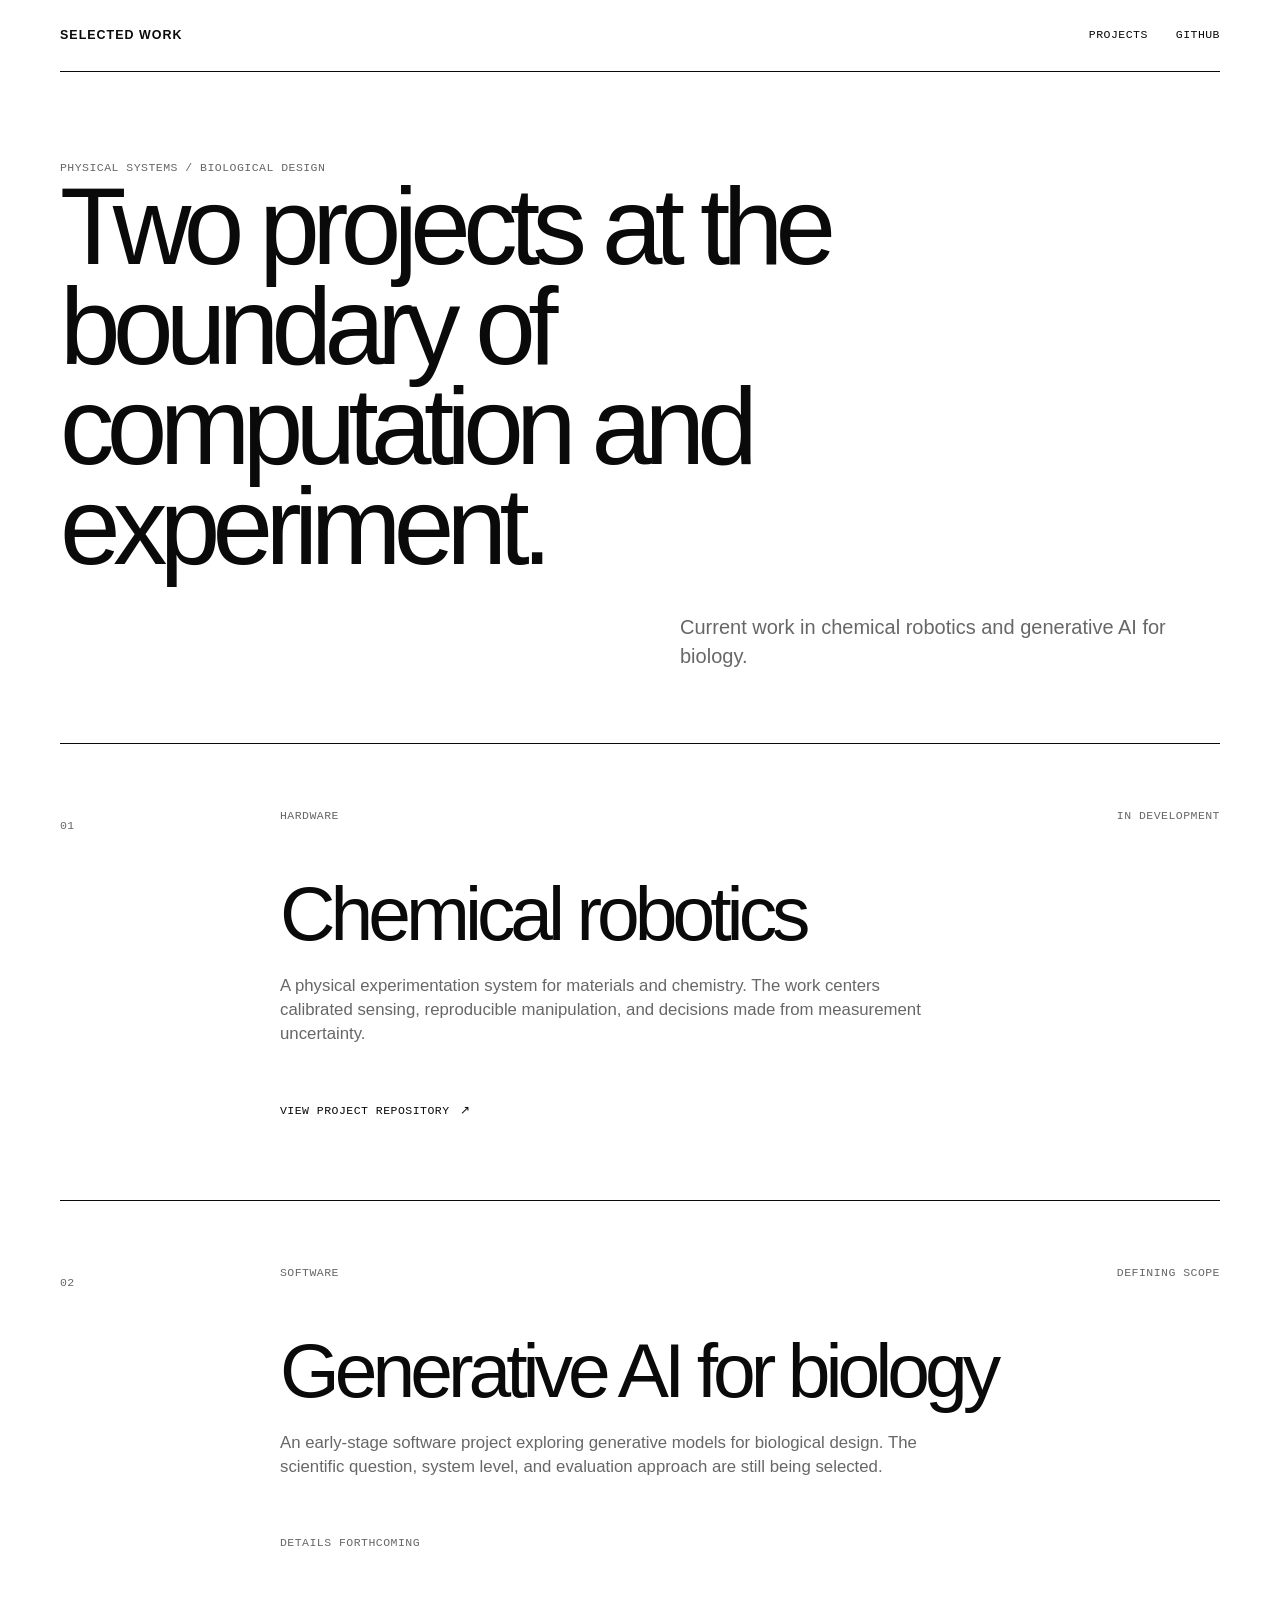
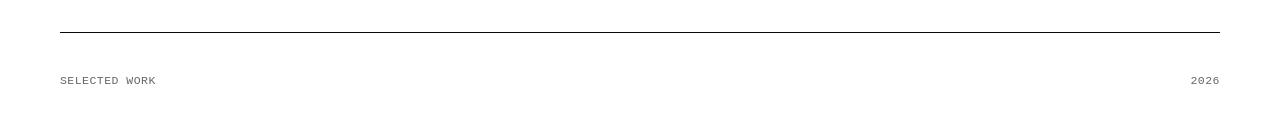
<file: index.html>
<!doctype html>
<html lang="en">
  <head>
    <meta charset="utf-8" />
    <meta name="viewport" content="width=device-width, initial-scale=1" />
    <meta name="description" content="Selected work in chemical robotics and generative AI for biology." />
    <meta name="theme-color" content="#ffffff" />
    <title>Selected Work — Chemical Robotics &amp; Generative Biology</title>
    <link rel="stylesheet" href="styles.css" />
  </head>
  <body>
    <header class="site-header">
      <a class="wordmark" href="#top">Selected Work</a>
      <nav aria-label="Primary navigation">
        <a href="#projects">Projects</a>
        <a href="https://github.com/willsuan">GitHub</a>
      </nav>
    </header>

    <main id="top">
      <section class="hero" aria-labelledby="hero-title">
        <p class="kicker">Physical systems / biological design</p>
        <h1 id="hero-title">Two projects at the boundary of computation and experiment.</h1>
        <p class="intro">Current work in chemical robotics and generative AI for biology.</p>
      </section>

      <section class="projects" id="projects" aria-label="Selected projects">
        <article class="project">
          <div class="project-number">01</div>
          <div class="project-body">
            <div class="project-meta">
              <span>Hardware</span>
              <span>In development</span>
            </div>
            <h2>Chemical robotics</h2>
            <p>A physical experimentation system for materials and chemistry. The work centers calibrated sensing, reproducible manipulation, and decisions made from measurement uncertainty.</p>
            <a class="project-link" href="https://github.com/willsuan/physical-ai-lab">View project repository <span aria-hidden="true">↗</span></a>
          </div>
        </article>

        <article class="project">
          <div class="project-number">02</div>
          <div class="project-body">
            <div class="project-meta">
              <span>Software</span>
              <span>Defining scope</span>
            </div>
            <h2>Generative AI for biology</h2>
            <p>An early-stage software project exploring generative models for biological design. The scientific question, system level, and evaluation approach are still being selected.</p>
            <span class="project-link project-link-muted">Details forthcoming</span>
          </div>
        </article>
      </section>
    </main>

    <footer>
      <span>Selected Work</span>
      <span>2026</span>
    </footer>
  </body>
</html>
</file>
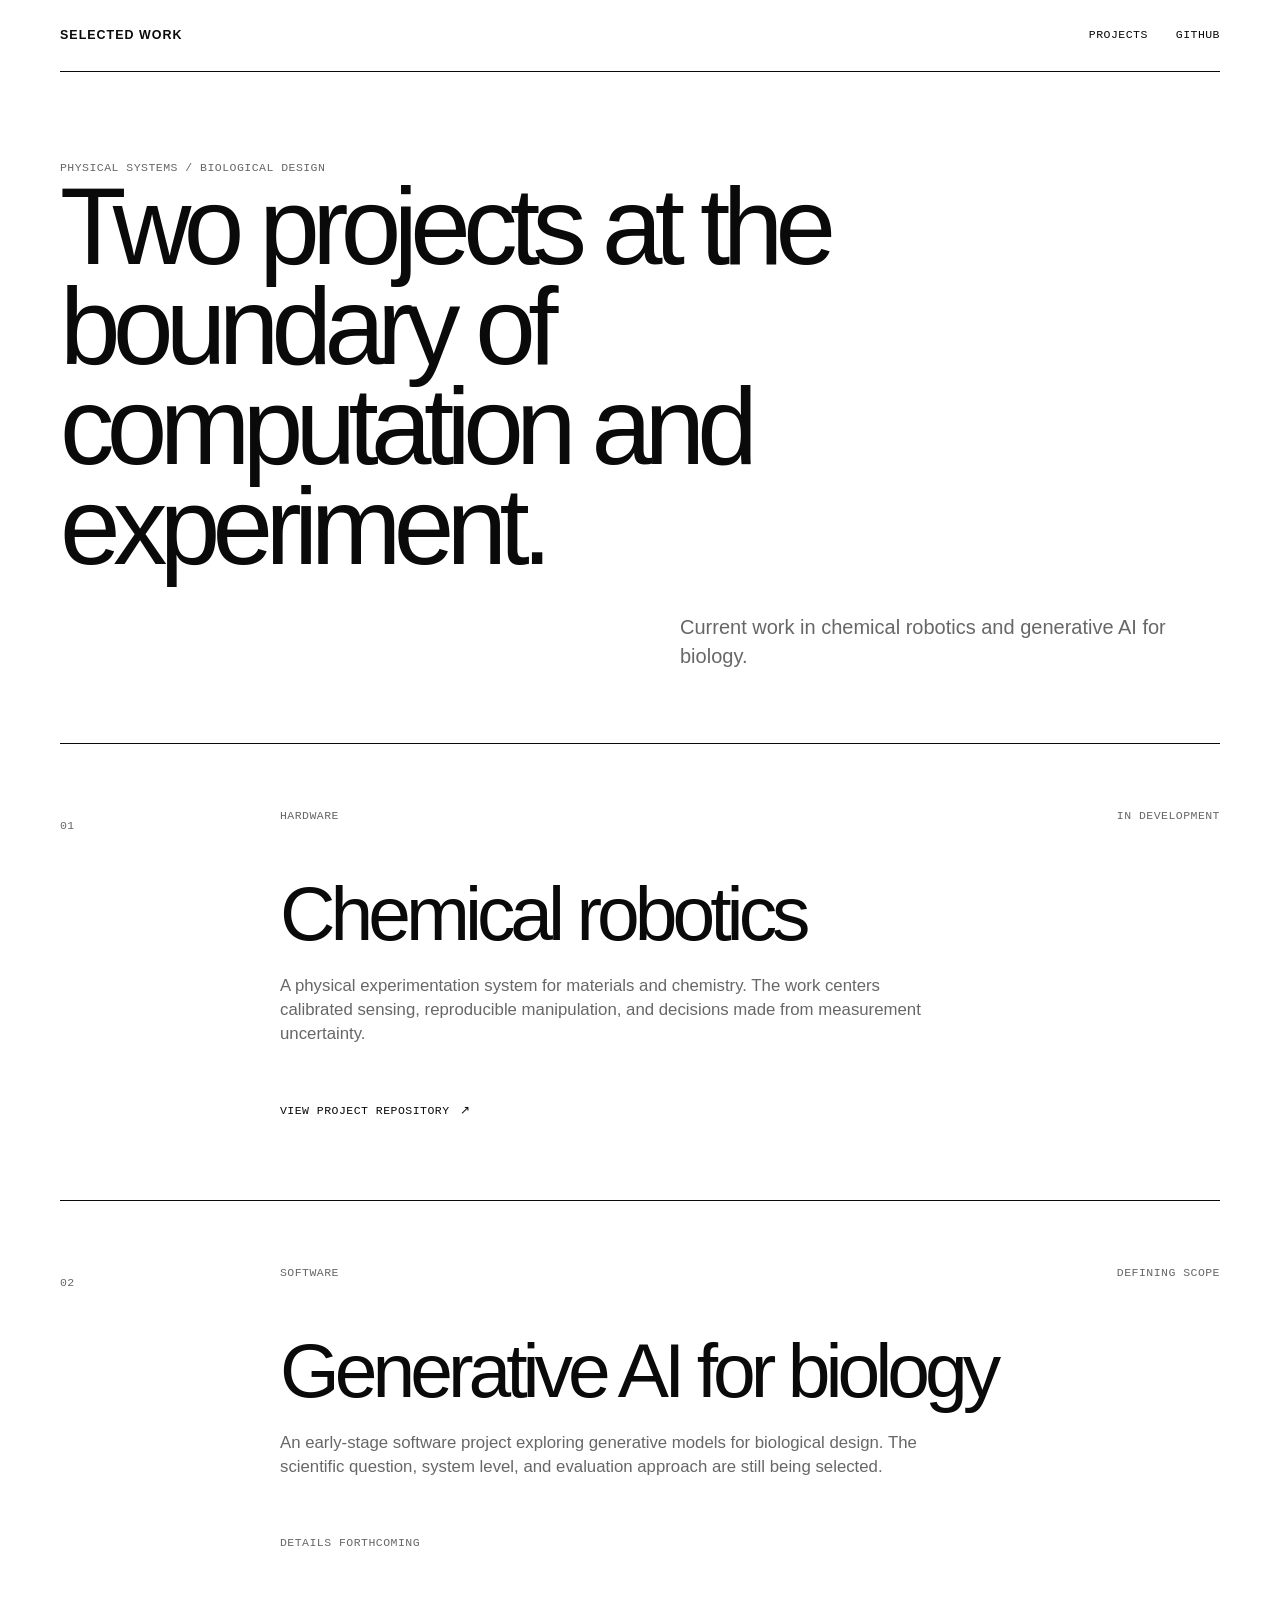
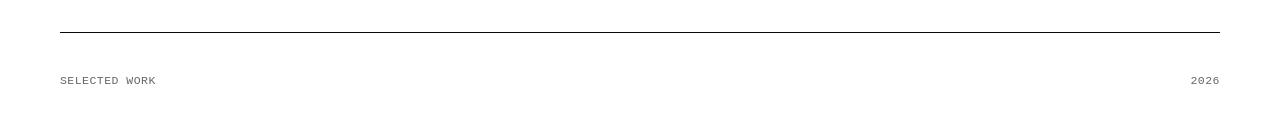
<file: plan.html>
<!doctype html>
<html lang="en">
  <head>
    <meta charset="utf-8" />
    <meta name="viewport" content="width=device-width, initial-scale=1" />
    <meta http-equiv="refresh" content="0; url=./" />
    <link rel="canonical" href="./" />
    <title>Selected Work</title>
  </head>
  <body>
    <p><a href="./">View selected work</a></p>
  </body>
</html>
</file>
<file: styles.css>
:root {
  --paper: #ffffff;
  --ink: #0a0a0a;
  --muted: #676767;
  --line: #d9d9d9;
  --sans: Arial, Helvetica, sans-serif;
  --mono: "SFMono-Regular", Consolas, "Liberation Mono", monospace;
}

* { box-sizing: border-box; }
html { scroll-behavior: smooth; }

body {
  margin: 0;
  background: var(--paper);
  color: var(--ink);
  font-family: var(--sans);
  line-height: 1.45;
}

a { color: inherit; }

:focus-visible {
  outline: 2px solid var(--ink);
  outline-offset: 4px;
}

.site-header,
main,
footer {
  width: min(1160px, calc(100% - 48px));
  margin-inline: auto;
}

.site-header {
  min-height: 72px;
  display: flex;
  align-items: center;
  justify-content: space-between;
  border-bottom: 1px solid var(--ink);
}

.wordmark {
  font-size: 0.78rem;
  font-weight: 700;
  letter-spacing: 0.08em;
  text-decoration: none;
  text-transform: uppercase;
}

nav { display: flex; gap: 28px; }

nav a,
.kicker,
.project-number,
.project-meta,
.project-link,
footer {
  font-family: var(--mono);
  font-size: 0.72rem;
  letter-spacing: 0.04em;
  text-transform: uppercase;
}

nav a { text-decoration: none; }

nav a:hover,
.project-link:hover {
  text-decoration: underline;
  text-underline-offset: 5px;
}

.hero {
  min-height: 68vh;
  padding: 88px 0 72px;
  display: flex;
  flex-direction: column;
}

.kicker { margin: 0; color: var(--muted); }

h1 {
  max-width: 980px;
  margin: auto 0 0;
  font-size: clamp(3.2rem, 8.5vw, 7.8rem);
  font-weight: 500;
  letter-spacing: -0.07em;
  line-height: 0.92;
}

.intro {
  max-width: 540px;
  margin: 36px 0 0 auto;
  color: var(--muted);
  font-size: clamp(1rem, 1.6vw, 1.25rem);
}

.projects { border-top: 1px solid var(--ink); }

.project {
  display: grid;
  grid-template-columns: minmax(72px, 1fr) 5fr;
  gap: 32px;
  padding: 64px 0 80px;
  border-bottom: 1px solid var(--ink);
}

.project-number { padding-top: 10px; color: var(--muted); }
.project-body { min-width: 0; }

.project-meta {
  display: flex;
  justify-content: space-between;
  gap: 24px;
  color: var(--muted);
}

h2 {
  margin: 52px 0 24px;
  font-size: clamp(2.5rem, 6vw, 5.8rem);
  font-weight: 500;
  letter-spacing: -0.065em;
  line-height: 0.95;
}

.project-body > p {
  max-width: 650px;
  margin: 0;
  color: var(--muted);
  font-size: 1.05rem;
}

.project-link {
  display: inline-flex;
  gap: 10px;
  margin-top: 56px;
  text-decoration: none;
}

.project-link-muted { color: var(--muted); }

footer {
  min-height: 96px;
  display: flex;
  align-items: center;
  justify-content: space-between;
  color: var(--muted);
}

@media (max-width: 700px) {
  .site-header,
  main,
  footer { width: min(100% - 28px, 1160px); }
  .site-header { min-height: 64px; }
  nav { gap: 16px; }
  .hero { min-height: 72vh; padding: 56px 0 48px; }
  h1 { font-size: clamp(3rem, 15vw, 5rem); }
  .intro { margin-left: 0; }

  .project {
    grid-template-columns: 1fr;
    gap: 18px;
    padding: 40px 0 56px;
  }

  .project-number { padding: 0; }
  h2 { margin-top: 40px; }
  .project-link { margin-top: 40px; }
}

@media (prefers-reduced-motion: reduce) {
  html { scroll-behavior: auto; }
}
</file>
